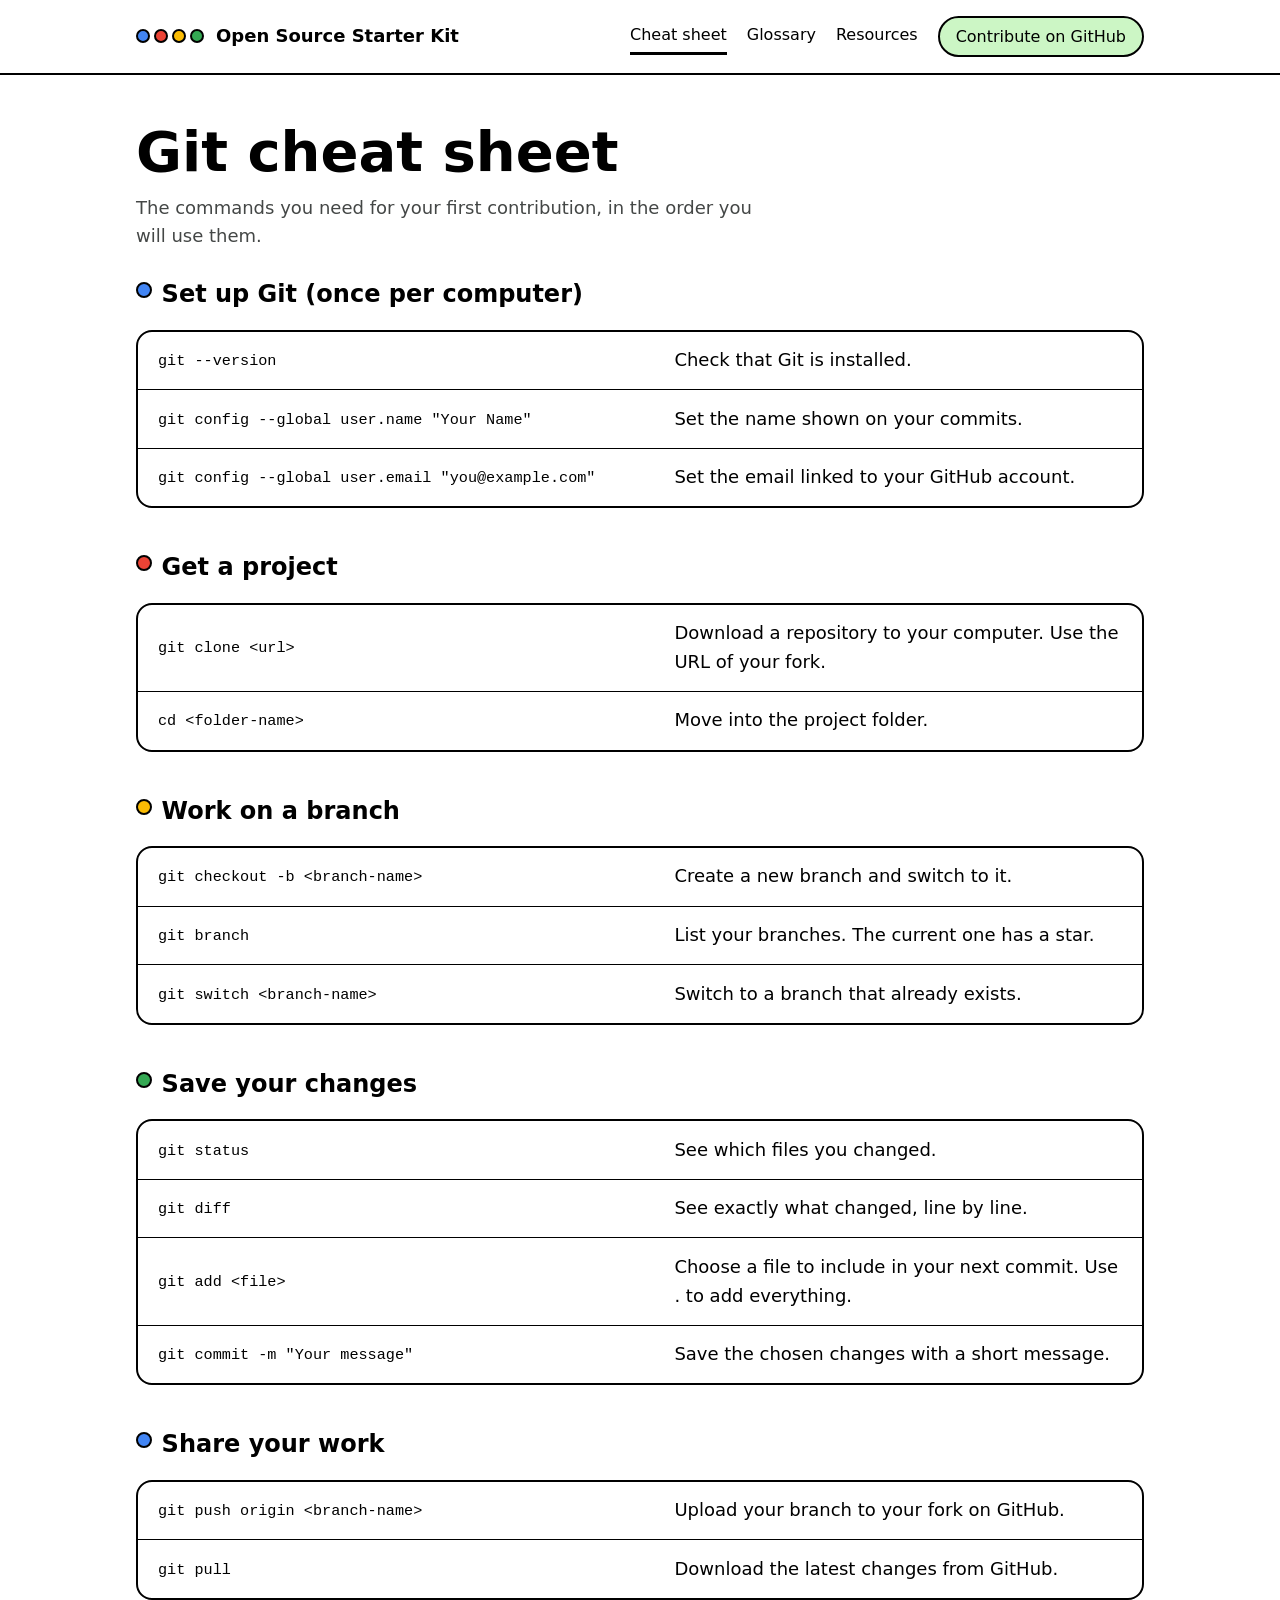
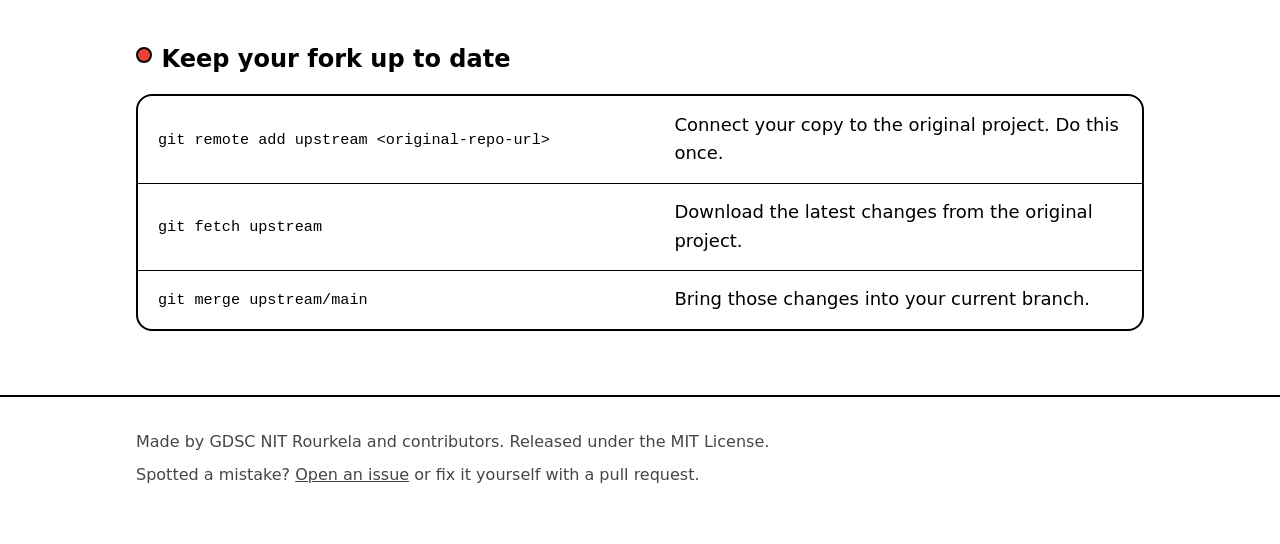
<file: cheatsheet.html>
<!DOCTYPE html>
<html lang="en">
<head>
  <meta charset="UTF-8">
  <meta name="viewport" content="width=device-width, initial-scale=1">
  <title>Git Cheat Sheet | Open Source Starter Kit</title>
  <meta name="description" content="The Git commands you need for your first open source contribution.">
  <link rel="stylesheet" href="assets/css/style.css">
</head>
<body data-page="cheatsheet">
  <a class="skip-link" href="#main">Skip to content</a>
  <header class="site-header">
    <div class="wrap">
      <a class="brand" href="index.html">
        <span class="brand-dots" aria-hidden="true"><i></i><i></i><i></i><i></i></span>
        <span>Open Source Starter Kit</span>
      </a>
      <nav class="site-nav" aria-label="Main">
      <a href="cheatsheet.html" aria-current="page">Cheat sheet</a>
      <a href="glossary.html">Glossary</a>
      <a href="resources.html">Resources</a>
        <a class="nav-cta" href="https://github.com/dscnitrourkela/Hacktober-Open-Source-Starter-kit">Contribute on GitHub</a>
      </nav>
    </div>
  </header>
  <main id="main">
    <div class="wrap">
      <div class="page-head">
        <h1>Git cheat sheet</h1>
        <p>The commands you need for your first contribution, in the order you will use them.</p>
      </div>
      <div class="page-body">
        <div id="cheatsheet" aria-live="polite">
          <p>Loading...</p>
        </div>
      </div>
    </div>
  </main>
  <footer class="site-footer">
    <div class="wrap">
      <p>Made by GDSC NIT Rourkela and contributors. Released under the MIT License.</p>
      <p>Spotted a mistake? <a href="https://github.com/dscnitrourkela/Hacktober-Open-Source-Starter-kit/issues/new/choose">Open an issue</a> or fix it yourself with a pull request.</p>
    </div>
  </footer>
  <script src="assets/js/main.js"></script>
</body>
</html>
</file>
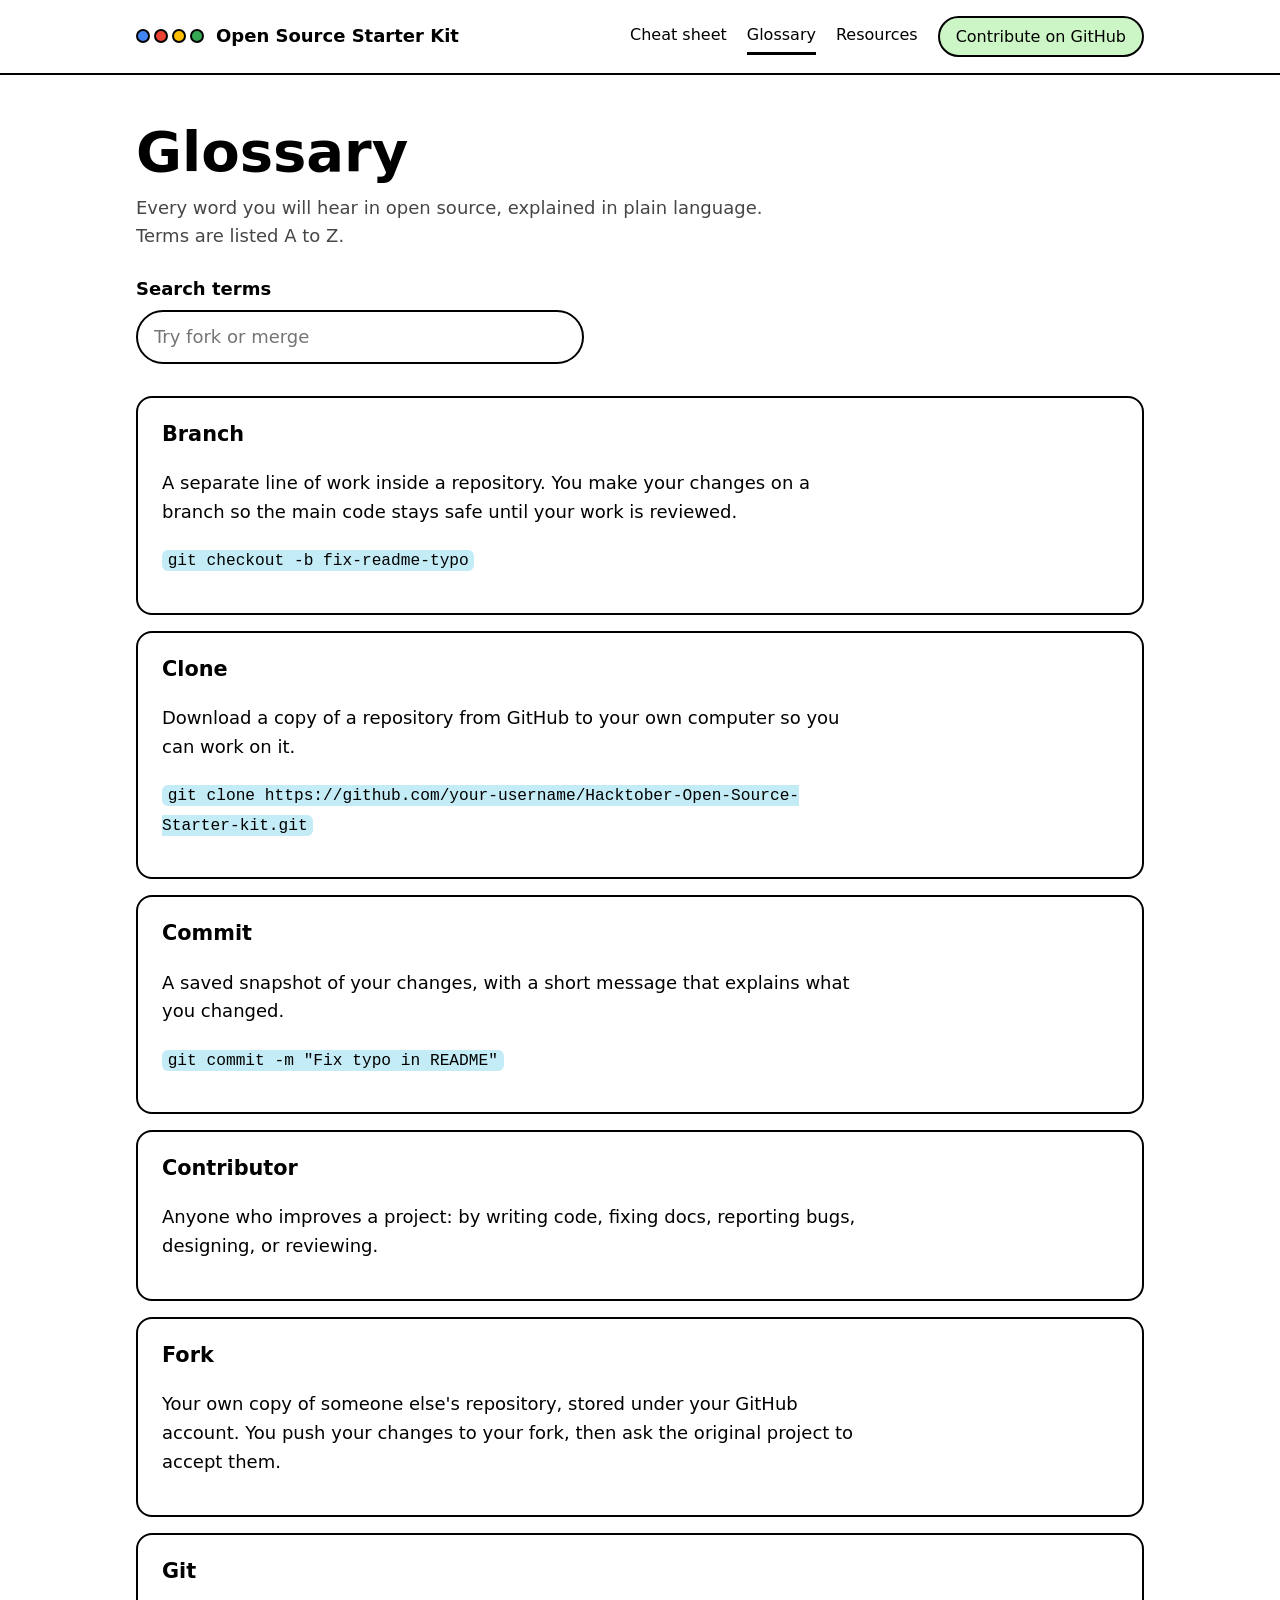
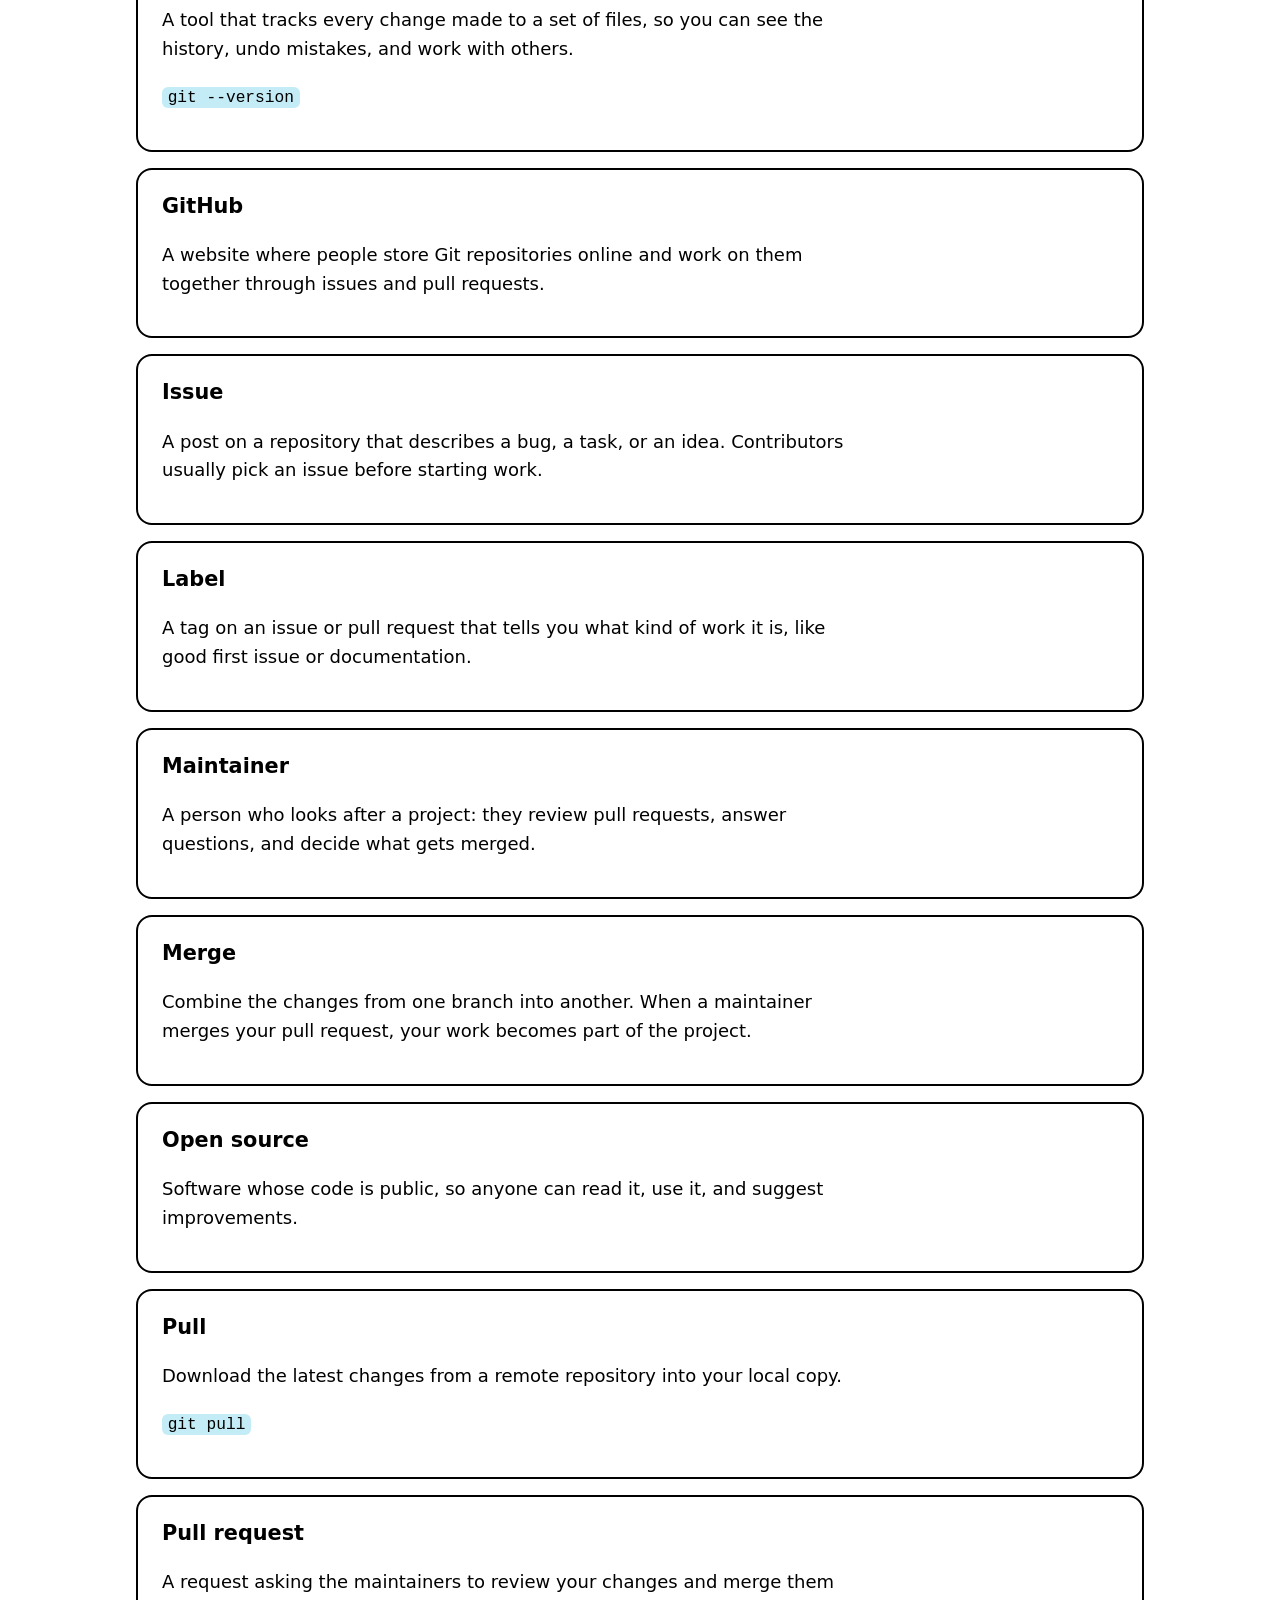
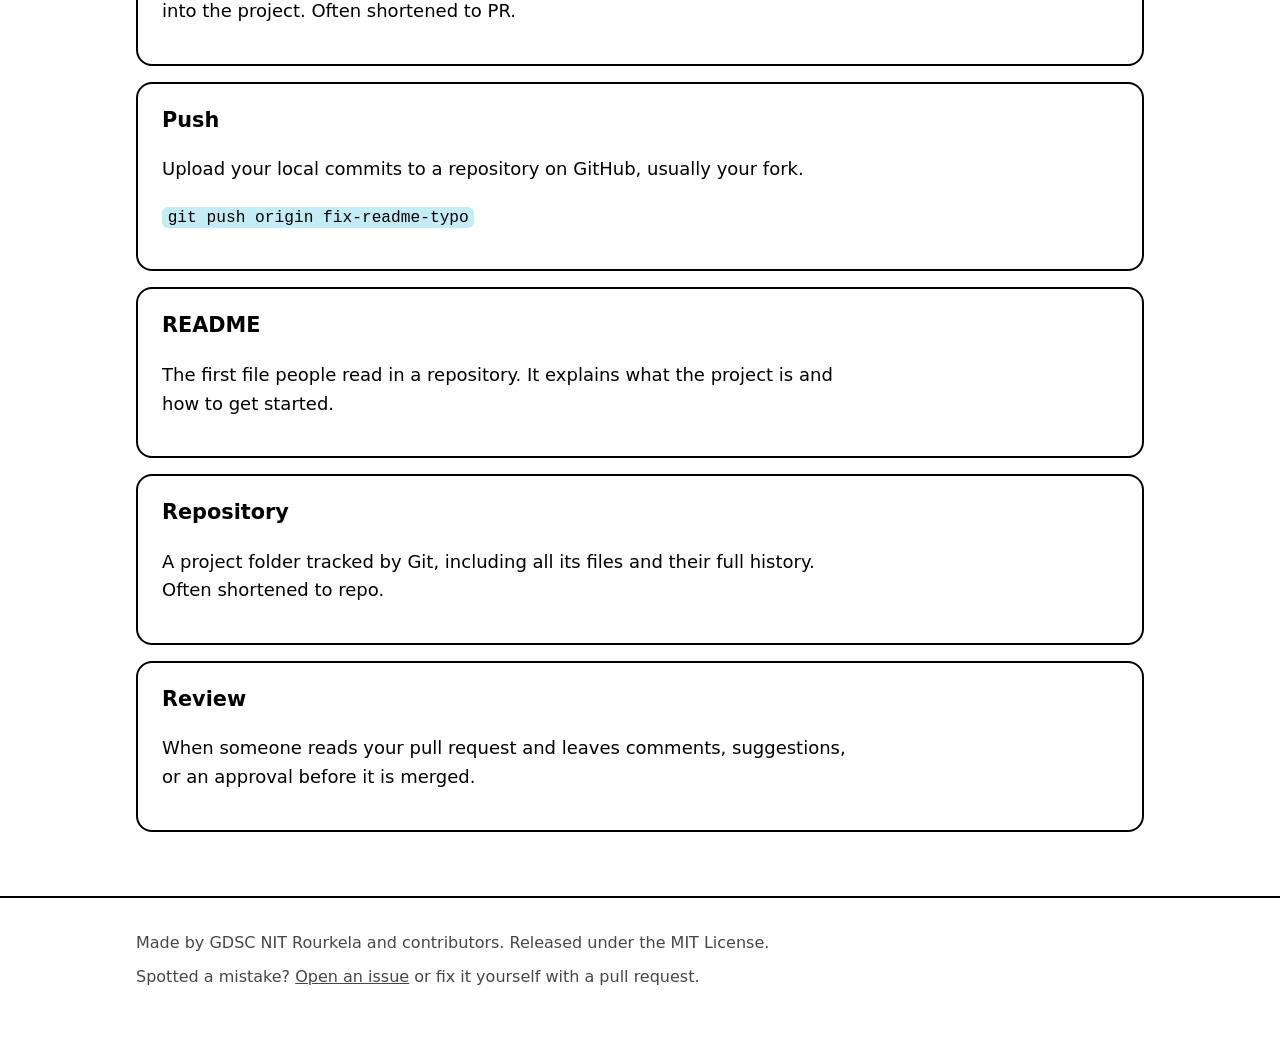
<file: glossary.html>
<!DOCTYPE html>
<html lang="en">
<head>
  <meta charset="UTF-8">
  <meta name="viewport" content="width=device-width, initial-scale=1">
  <title>Glossary | Open Source Starter Kit</title>
  <meta name="description" content="Open source and Git terms explained simply.">
  <link rel="stylesheet" href="assets/css/style.css">
</head>
<body data-page="glossary">
  <a class="skip-link" href="#main">Skip to content</a>
  <header class="site-header">
    <div class="wrap">
      <a class="brand" href="index.html">
        <span class="brand-dots" aria-hidden="true"><i></i><i></i><i></i><i></i></span>
        <span>Open Source Starter Kit</span>
      </a>
      <nav class="site-nav" aria-label="Main">
      <a href="cheatsheet.html">Cheat sheet</a>
      <a href="glossary.html" aria-current="page">Glossary</a>
      <a href="resources.html">Resources</a>
        <a class="nav-cta" href="https://github.com/dscnitrourkela/Hacktober-Open-Source-Starter-kit">Contribute on GitHub</a>
      </nav>
    </div>
  </header>
  <main id="main">
    <div class="wrap">
      <div class="page-head">
        <h1>Glossary</h1>
        <p>Every word you will hear in open source, explained in plain language. Terms are listed A to Z.</p>
      </div>
      <div class="page-body">
        <div class="search">
          <label for="glossary-search">Search terms</label>
          <input id="glossary-search" type="search" placeholder="Try fork or merge" autocomplete="off">
        </div>
        <div id="glossary" aria-live="polite">
          <p>Loading...</p>
        </div>
      </div>
    </div>
  </main>
  <footer class="site-footer">
    <div class="wrap">
      <p>Made by GDSC NIT Rourkela and contributors. Released under the MIT License.</p>
      <p>Spotted a mistake? <a href="https://github.com/dscnitrourkela/Hacktober-Open-Source-Starter-kit/issues/new/choose">Open an issue</a> or fix it yourself with a pull request.</p>
    </div>
  </footer>
  <script src="assets/js/main.js"></script>
</body>
</html>
</file>
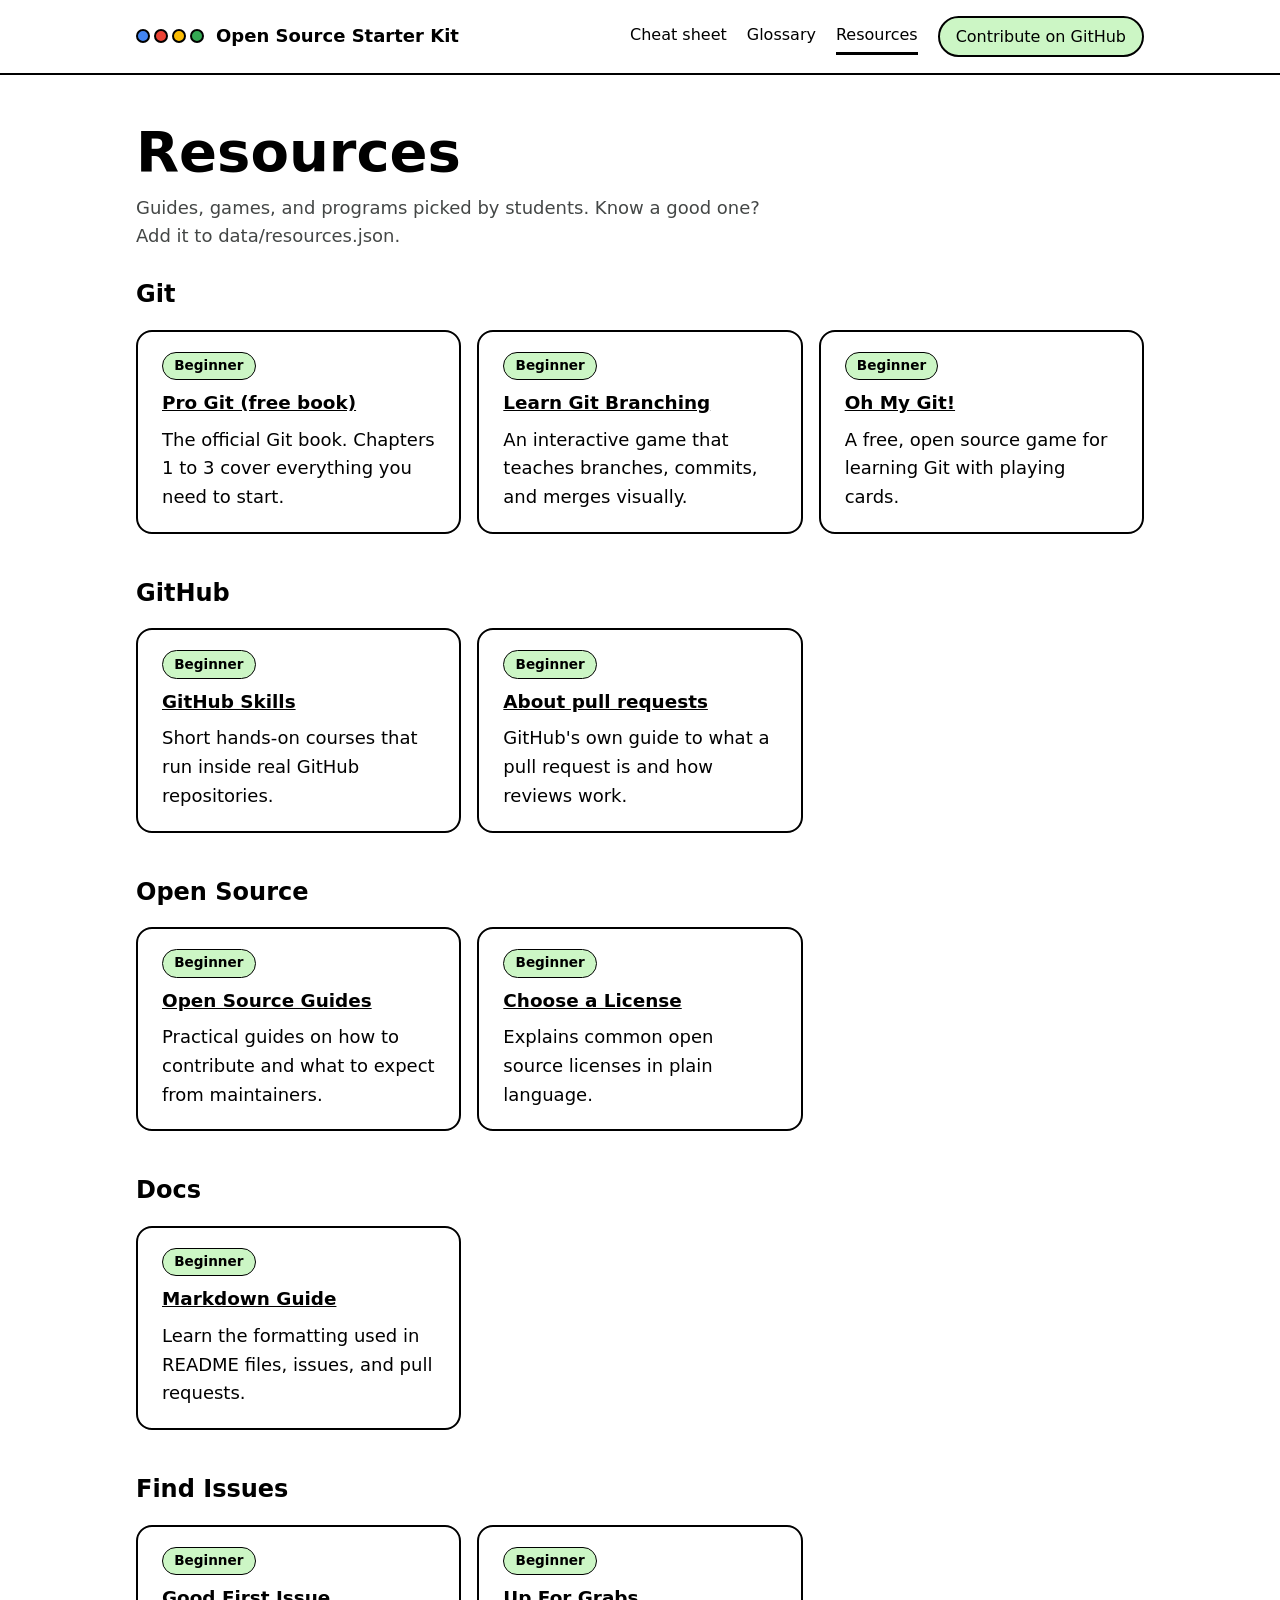
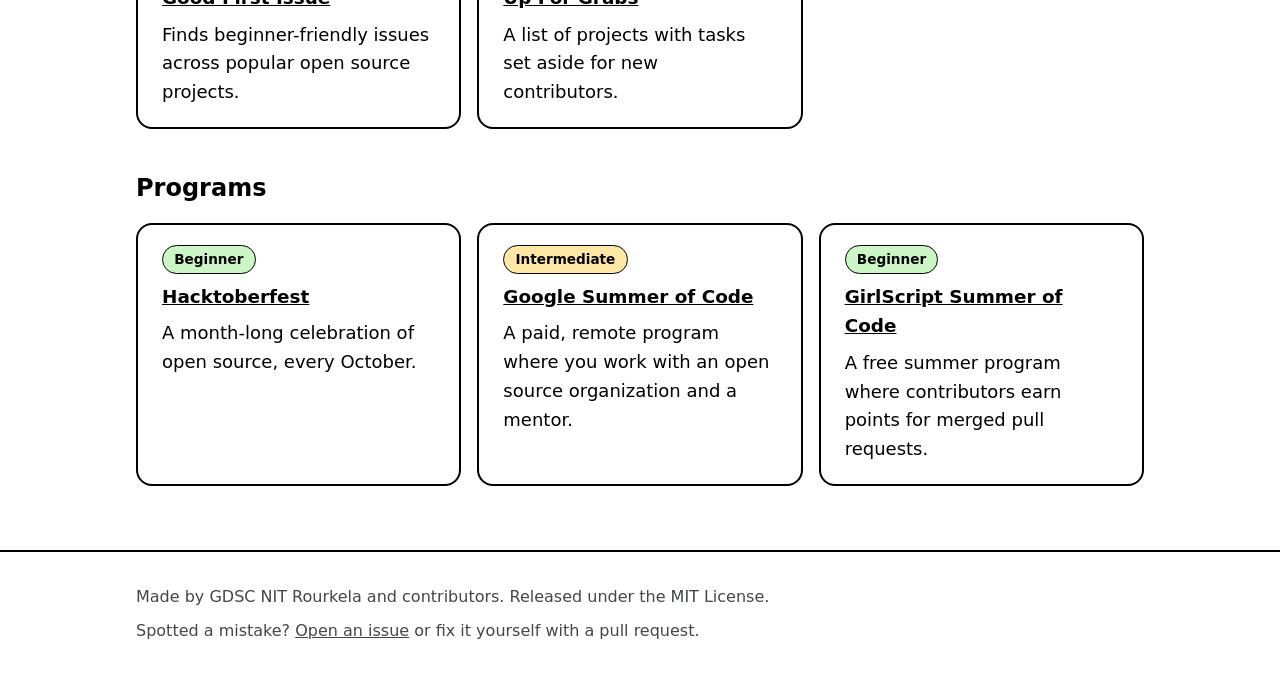
<file: resources.html>
<!DOCTYPE html>
<html lang="en">
<head>
  <meta charset="UTF-8">
  <meta name="viewport" content="width=device-width, initial-scale=1">
  <title>Resources | Open Source Starter Kit</title>
  <meta name="description" content="Hand-picked resources for learning Git, GitHub, and open source.">
  <link rel="stylesheet" href="assets/css/style.css">
</head>
<body data-page="resources">
  <a class="skip-link" href="#main">Skip to content</a>
  <header class="site-header">
    <div class="wrap">
      <a class="brand" href="index.html">
        <span class="brand-dots" aria-hidden="true"><i></i><i></i><i></i><i></i></span>
        <span>Open Source Starter Kit</span>
      </a>
      <nav class="site-nav" aria-label="Main">
      <a href="cheatsheet.html">Cheat sheet</a>
      <a href="glossary.html">Glossary</a>
      <a href="resources.html" aria-current="page">Resources</a>
        <a class="nav-cta" href="https://github.com/dscnitrourkela/Hacktober-Open-Source-Starter-kit">Contribute on GitHub</a>
      </nav>
    </div>
  </header>
  <main id="main">
    <div class="wrap">
      <div class="page-head">
        <h1>Resources</h1>
        <p>Guides, games, and programs picked by students. Know a good one? Add it to data/resources.json.</p>
      </div>
      <div class="page-body">
        <div id="resources" aria-live="polite">
          <p>Loading...</p>
        </div>
      </div>
    </div>
  </main>
  <footer class="site-footer">
    <div class="wrap">
      <p>Made by GDSC NIT Rourkela and contributors. Released under the MIT License.</p>
      <p>Spotted a mistake? <a href="https://github.com/dscnitrourkela/Hacktober-Open-Source-Starter-kit/issues/new/choose">Open an issue</a> or fix it yourself with a pull request.</p>
    </div>
  </footer>
  <script src="assets/js/main.js"></script>
</body>
</html>
</file>
<file: assets/css/style.css>
/* =========================================================
   Open Source Starter Kit
   Colors and shapes follow the Google Developer Groups style:
   Google's four colors, soft pastel fills, and black outlines.
   ========================================================= */

:root {
  /* Google colors */
  --blue: #4285f4;
  --red: #ea4335;
  --yellow: #fbbc04;
  --green: #34a853;

  /* Pastel fills */
  --blue-soft: #c3ecf6;
  --red-soft: #f8d8d8;
  --yellow-soft: #ffe7a5;
  --green-soft: #ccf6c5;

  /* Base */
  --ink: #000000;
  --muted: #444746;
  --paper: #ffffff;
  --line: 2px solid var(--ink);

  /* Type */
  --font: "Google Sans", "Google Sans Text", "Product Sans", "Segoe UI", system-ui, -apple-system, sans-serif;
  --mono: "Google Sans Code", "Google Sans Mono", "JetBrains Mono", ui-monospace, Consolas, monospace;

  /* Layout */
  --page: 68rem;
  --gutter: clamp(1.25rem, 4vw, 2.5rem);
}

*,
*::before,
*::after {
  box-sizing: border-box;
}

html {
  -webkit-text-size-adjust: 100%;
}

body {
  margin: 0;
  font-family: var(--font);
  font-size: 1.125rem;
  line-height: 1.6;
  color: var(--ink);
  background: var(--paper);
}

img {
  max-width: 100%;
  height: auto;
}

a {
  color: inherit;
}

:focus-visible {
  outline: 3px solid var(--blue);
  outline-offset: 3px;
  border-radius: 4px;
}

.wrap {
  max-width: var(--page);
  margin: 0 auto;
  padding: 0 var(--gutter);
}

.skip-link {
  position: absolute;
  left: -999px;
  top: 0.5rem;
  background: var(--ink);
  color: var(--paper);
  padding: 0.5rem 1rem;
  border-radius: 999px;
  z-index: 10;
}
.skip-link:focus {
  left: 0.5rem;
}

/* ---------- Header ---------- */

.site-header {
  border-bottom: var(--line);
}

.site-header .wrap {
  display: flex;
  flex-wrap: wrap;
  align-items: center;
  justify-content: space-between;
  gap: 0.75rem 2rem;
  padding-top: 1rem;
  padding-bottom: 1rem;
}

.brand {
  display: inline-flex;
  align-items: center;
  gap: 0.75rem;
  font-weight: 700;
  font-size: 1.125rem;
  text-decoration: none;
}

.brand-dots {
  display: inline-flex;
  gap: 4px;
}

.brand-dots i {
  width: 14px;
  height: 14px;
  border-radius: 50%;
  border: 2px solid var(--ink);
}
.brand-dots i:nth-child(1) { background: var(--blue); }
.brand-dots i:nth-child(2) { background: var(--red); }
.brand-dots i:nth-child(3) { background: var(--yellow); }
.brand-dots i:nth-child(4) { background: var(--green); }

.site-nav {
  display: flex;
  flex-wrap: wrap;
  align-items: center;
  gap: 0.25rem 1.25rem;
  font-size: 1rem;
}

.site-nav a {
  text-decoration: none;
  padding: 0.25rem 0;
  border-bottom: 3px solid transparent;
}

.site-nav a:hover,
.site-nav a[aria-current="page"] {
  border-bottom-color: var(--ink);
}

.site-nav .nav-cta {
  padding: 0.35rem 1rem;
  border: var(--line);
  border-radius: 999px;
  background: var(--green-soft);
}
.site-nav .nav-cta:hover {
  background: var(--green);
  color: var(--paper);
  border-bottom-color: var(--ink);
}

/* ---------- Buttons ---------- */

.button {
  display: inline-block;
  padding: 0.7rem 1.4rem;
  border: var(--line);
  border-radius: 999px;
  font-weight: 700;
  font-size: 1rem;
  text-decoration: none;
  background: var(--paper);
}
.button:hover {
  background: var(--yellow-soft);
}
.button.primary {
  background: var(--ink);
  color: var(--paper);
}
.button.primary:hover {
  background: var(--blue);
}

/* ---------- Home: hero ---------- */

.hero {
  padding: clamp(3rem, 8vw, 6rem) 0 2.5rem;
}

.hero h1 {
  font-size: clamp(2.5rem, 7vw, 4.75rem);
  line-height: 1.02;
  letter-spacing: -0.02em;
  margin: 0 0 1.25rem;
  max-width: 14ch;
}

.hero p {
  font-size: clamp(1.125rem, 2vw, 1.3rem);
  max-width: 38rem;
  margin: 0 0 2rem;
  color: var(--muted);
}

.hero-actions {
  display: flex;
  flex-wrap: wrap;
  gap: 0.75rem;
}

/* ---------- Home: contribution journey ---------- */

.journey {
  padding: 1rem 0 3.5rem;
}

.journey-scroll {
  overflow-x: auto;
  scrollbar-width: thin;
}

.journey-track {
  list-style: none;
  margin: 0;
  padding: 1.75rem 0 0.75rem;
  display: grid;
  grid-template-columns: repeat(9, 1fr);
  min-width: 46rem;
  position: relative;
}

/* the line connecting all steps, from the first dot to the last */
.journey-track::before {
  content: "";
  position: absolute;
  top: calc(1.75rem + 1.5rem - 1.5px);
  left: calc(100% / 18);
  right: calc(100% / 18);
  height: 3px;
  background: var(--ink);
}

.journey-track li {
  display: flex;
  justify-content: center;
}

.journey-track a {
  display: flex;
  flex-direction: column;
  align-items: center;
  gap: 0.6rem;
  text-decoration: none;
  font-weight: 700;
  font-size: 0.95rem;
  text-align: center;
  position: relative;
}

.journey-dot {
  width: 3rem;
  height: 3rem;
  border-radius: 50%;
  border: 3px solid var(--ink);
  display: grid;
  place-items: center;
  font-family: var(--mono);
  font-size: 1rem;
  color: var(--paper);
  transition: transform 0.15s ease;
}

.journey-track li:nth-child(4n + 1) .journey-dot { background: var(--blue); }
.journey-track li:nth-child(4n + 2) .journey-dot { background: var(--red); }
.journey-track li:nth-child(4n + 3) .journey-dot { background: var(--yellow); color: var(--ink); }
.journey-track li:nth-child(4n + 4) .journey-dot { background: var(--green); }

.journey-track a:hover .journey-dot,
.journey-track a:focus-visible .journey-dot {
  transform: scale(1.12);
}

.journey-caption {
  color: var(--muted);
  font-size: 1rem;
  margin: 0.75rem 0 0;
}

/* One orchestrated moment: the steps light up in order on page load */
@media (prefers-reduced-motion: no-preference) {
  .journey-track li {
    animation: step-in 0.4s ease both;
  }
  .journey-track li:nth-child(1) { animation-delay: 0.05s; }
  .journey-track li:nth-child(2) { animation-delay: 0.15s; }
  .journey-track li:nth-child(3) { animation-delay: 0.25s; }
  .journey-track li:nth-child(4) { animation-delay: 0.35s; }
  .journey-track li:nth-child(5) { animation-delay: 0.45s; }
  .journey-track li:nth-child(6) { animation-delay: 0.55s; }
  .journey-track li:nth-child(7) { animation-delay: 0.65s; }
  .journey-track li:nth-child(8) { animation-delay: 0.75s; }
  .journey-track li:nth-child(9) { animation-delay: 0.85s; }
}

@keyframes step-in {
  from {
    opacity: 0;
    transform: translateY(8px);
  }
  to {
    opacity: 1;
    transform: none;
  }
}

/* ---------- Sections ---------- */

.section {
  padding: 3.5rem 0;
  border-top: var(--line);
}

.section h2 {
  font-size: clamp(1.75rem, 3.5vw, 2.5rem);
  line-height: 1.1;
  margin: 0 0 1.5rem;
}

.section-intro {
  max-width: 40rem;
  color: var(--muted);
  margin: -0.75rem 0 2rem;
}

/* What's inside: three doors into the site */
.doors {
  display: grid;
  grid-template-columns: repeat(auto-fit, minmax(16rem, 1fr));
  gap: 1.25rem;
}

.door {
  display: block;
  padding: 1.5rem;
  border: var(--line);
  border-radius: 1.25rem;
  text-decoration: none;
}
.door:hover {
  box-shadow: 6px 6px 0 var(--ink);
}
.door h3 {
  margin: 0 0 0.4rem;
  font-size: 1.4rem;
}
.door p {
  margin: 0;
}
.door.blue { background: var(--blue-soft); }
.door.yellow { background: var(--yellow-soft); }
.door.green { background: var(--green-soft); }

/* How to contribute: a real sequence, so it is numbered */
.steps {
  list-style: none;
  counter-reset: step;
  margin: 0;
  padding: 0;
  display: grid;
  gap: 1rem;
  max-width: 44rem;
}

.steps li {
  counter-increment: step;
  display: grid;
  grid-template-columns: 2.5rem 1fr;
  gap: 1rem;
  align-items: start;
}

.steps li::before {
  content: counter(step);
  width: 2.5rem;
  height: 2.5rem;
  border-radius: 50%;
  border: var(--line);
  display: grid;
  place-items: center;
  font-weight: 700;
  background: var(--yellow-soft);
}

.steps strong {
  display: block;
}

code {
  font-family: var(--mono);
  font-size: 0.9em;
  background: var(--blue-soft);
  padding: 0.1em 0.35em;
  border-radius: 6px;
}

/* ---------- Inner pages ---------- */

.page-head {
  padding: 3rem 0 1.5rem;
}

.page-head h1 {
  font-size: clamp(2.25rem, 5vw, 3.5rem);
  line-height: 1.05;
  margin: 0 0 0.75rem;
}

.page-head p {
  margin: 0;
  max-width: 40rem;
  color: var(--muted);
}

.page-body {
  padding-bottom: 4rem;
}

.notice {
  border: var(--line);
  border-radius: 1rem;
  padding: 1.25rem 1.5rem;
  background: var(--red-soft);
  max-width: 44rem;
}
.notice p {
  margin: 0 0 0.5rem;
}
.notice p:last-child {
  margin-bottom: 0;
}

/* Search box */
.search {
  margin: 0 0 2rem;
  max-width: 28rem;
}
.search label {
  display: block;
  font-weight: 700;
  margin-bottom: 0.4rem;
}
.search input {
  width: 100%;
  font: inherit;
  padding: 0.65rem 1rem;
  border: var(--line);
  border-radius: 999px;
}

/* Glossary */
.terms {
  display: grid;
  gap: 1rem;
  margin: 0;
}

.term {
  border: var(--line);
  border-radius: 1rem;
  padding: 1.25rem 1.5rem;
  scroll-margin-top: 1rem;
}
.term:target {
  background: var(--yellow-soft);
}
.term dt {
  font-weight: 700;
  font-size: 1.3rem;
  margin-bottom: 0.25rem;
}
.term dd {
  margin: 0;
  max-width: 44rem;
}
.term .example {
  margin-top: 0.75rem;
}

/* Cheat sheet */
.sheet {
  display: grid;
  gap: 2.5rem;
}

.sheet-section h2 {
  font-size: 1.5rem;
  margin: 0 0 1rem;
  display: flex;
  align-items: flex-start;
  gap: 0.6rem;
}

.sheet-section h2::before {
  content: "";
  width: 1rem;
  height: 1rem;
  border-radius: 50%;
  border: var(--line);
  flex: none;
  margin-top: 0.3em;
}
.sheet-section:nth-child(4n + 1) h2::before { background: var(--blue); }
.sheet-section:nth-child(4n + 2) h2::before { background: var(--red); }
.sheet-section:nth-child(4n + 3) h2::before { background: var(--yellow); }
.sheet-section:nth-child(4n + 4) h2::before { background: var(--green); }

.commands {
  border: var(--line);
  border-radius: 1rem;
  overflow: hidden;
}

.command {
  display: grid;
  grid-template-columns: minmax(0, 1.1fr) minmax(0, 1fr);
  gap: 0.5rem 1.5rem;
  padding: 0.9rem 1.25rem;
  align-items: center;
}
.command + .command {
  border-top: 1px solid var(--ink);
}
.command pre {
  margin: 0;
  overflow-x: auto;
}
.command code {
  background: none;
  padding: 0;
  font-size: 0.95rem;
}
.command p {
  margin: 0;
}

/* Resources */
.resource-group + .resource-group {
  margin-top: 2.5rem;
}
.resource-group h2 {
  font-size: 1.5rem;
  margin: 0 0 1rem;
}

.resources {
  list-style: none;
  margin: 0;
  padding: 0;
  display: grid;
  grid-template-columns: repeat(auto-fill, minmax(18rem, 1fr));
  gap: 1rem;
}

.resource {
  border: var(--line);
  border-radius: 1rem;
  padding: 1.25rem 1.5rem;
  display: flex;
  flex-direction: column;
  gap: 0.5rem;
}
.resource a {
  font-weight: 700;
  font-size: 1.15rem;
}
.resource p {
  margin: 0;
  flex: 1;
}

.pill {
  align-self: flex-start;
  font-size: 0.85rem;
  font-weight: 700;
  padding: 0.15rem 0.7rem;
  border: 1.5px solid var(--ink);
  border-radius: 999px;
}
.pill.beginner { background: var(--green-soft); }
.pill.intermediate { background: var(--yellow-soft); }

.added-by {
  font-size: 0.9rem;
  color: var(--muted);
}

/* ---------- Footer ---------- */

.site-footer {
  border-top: var(--line);
  padding: 2rem 0 3rem;
  font-size: 1rem;
  color: var(--muted);
}
.site-footer p {
  margin: 0 0 0.5rem;
}
.contributors {
  margin-top: 1.5rem;
}

/* ---------- Small screens ---------- */

@media (max-width: 640px) {
  .command {
    grid-template-columns: 1fr;
  }
}

.visually-hidden {
  position: absolute;
  width: 1px;
  height: 1px;
  padding: 0;
  margin: -1px;
  overflow: hidden;
  clip: rect(0, 0, 0, 0);
  white-space: nowrap;
  border: 0;
}
</file>
